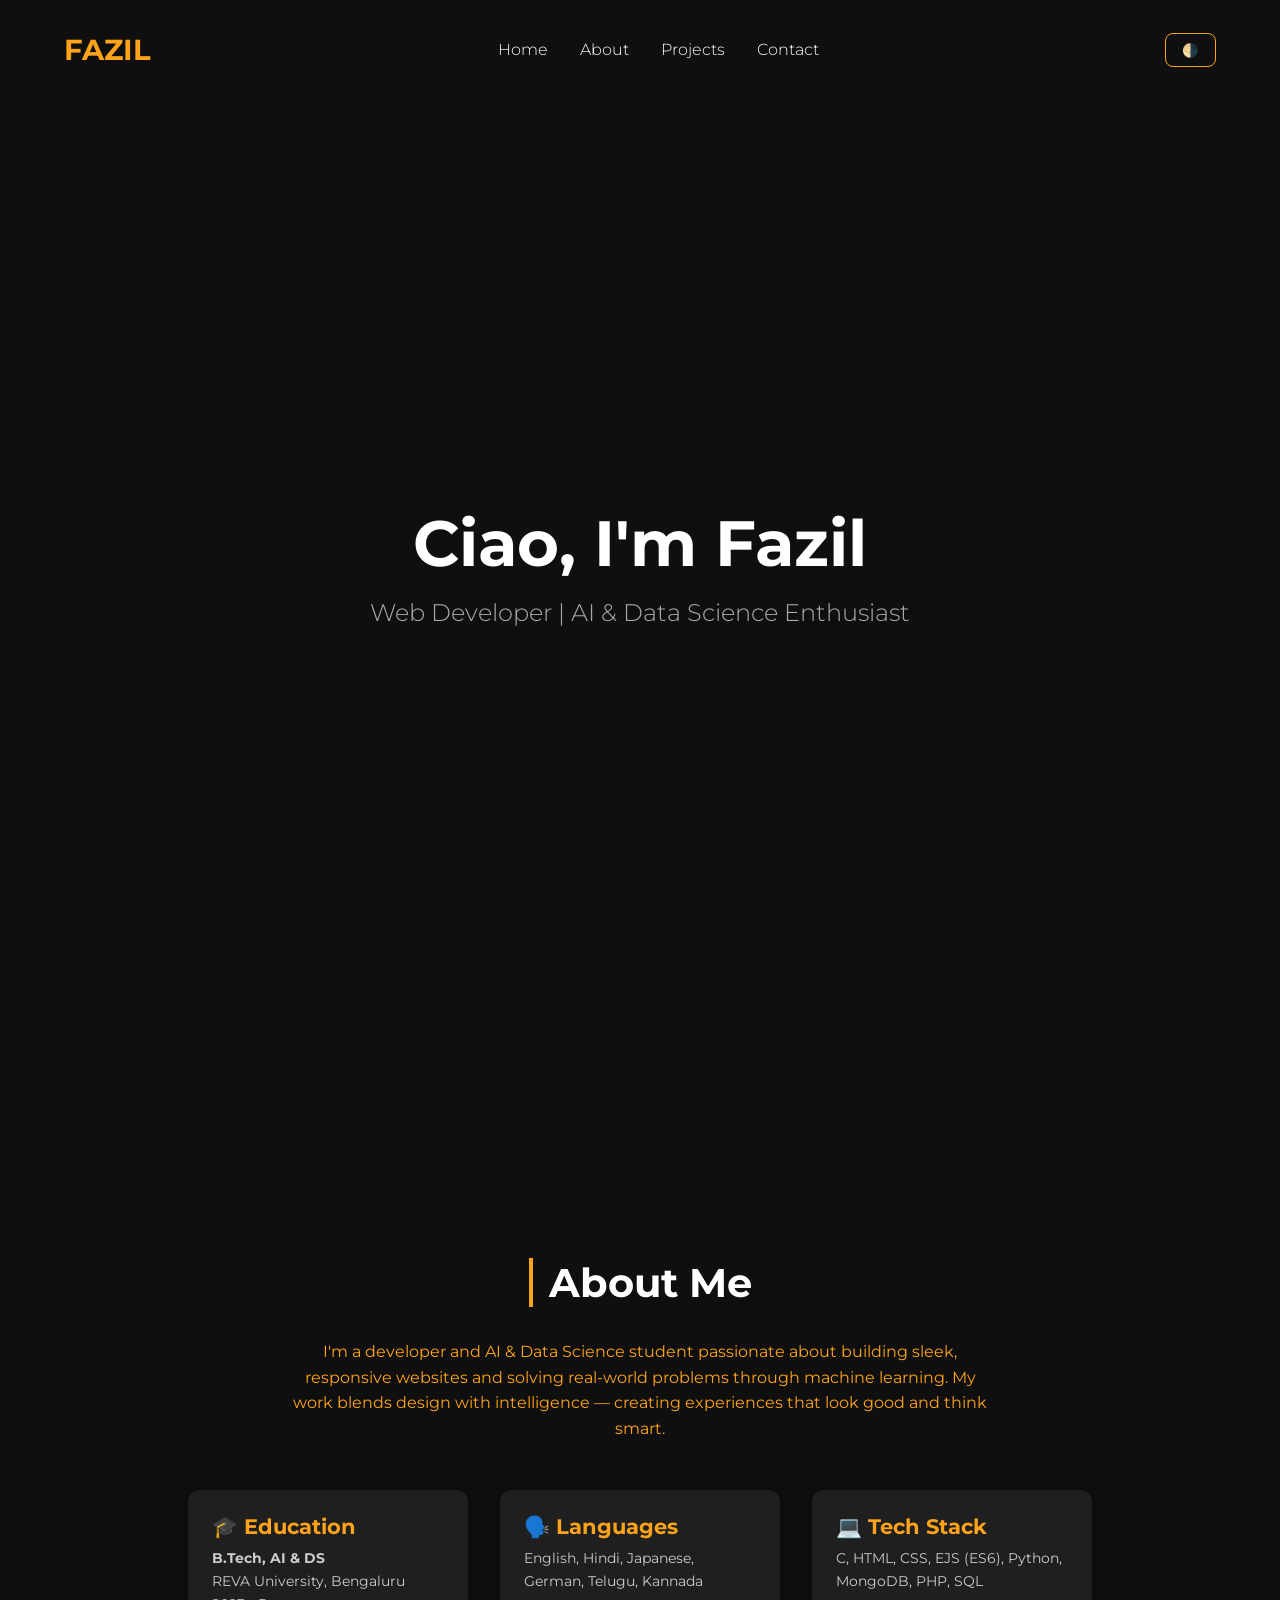
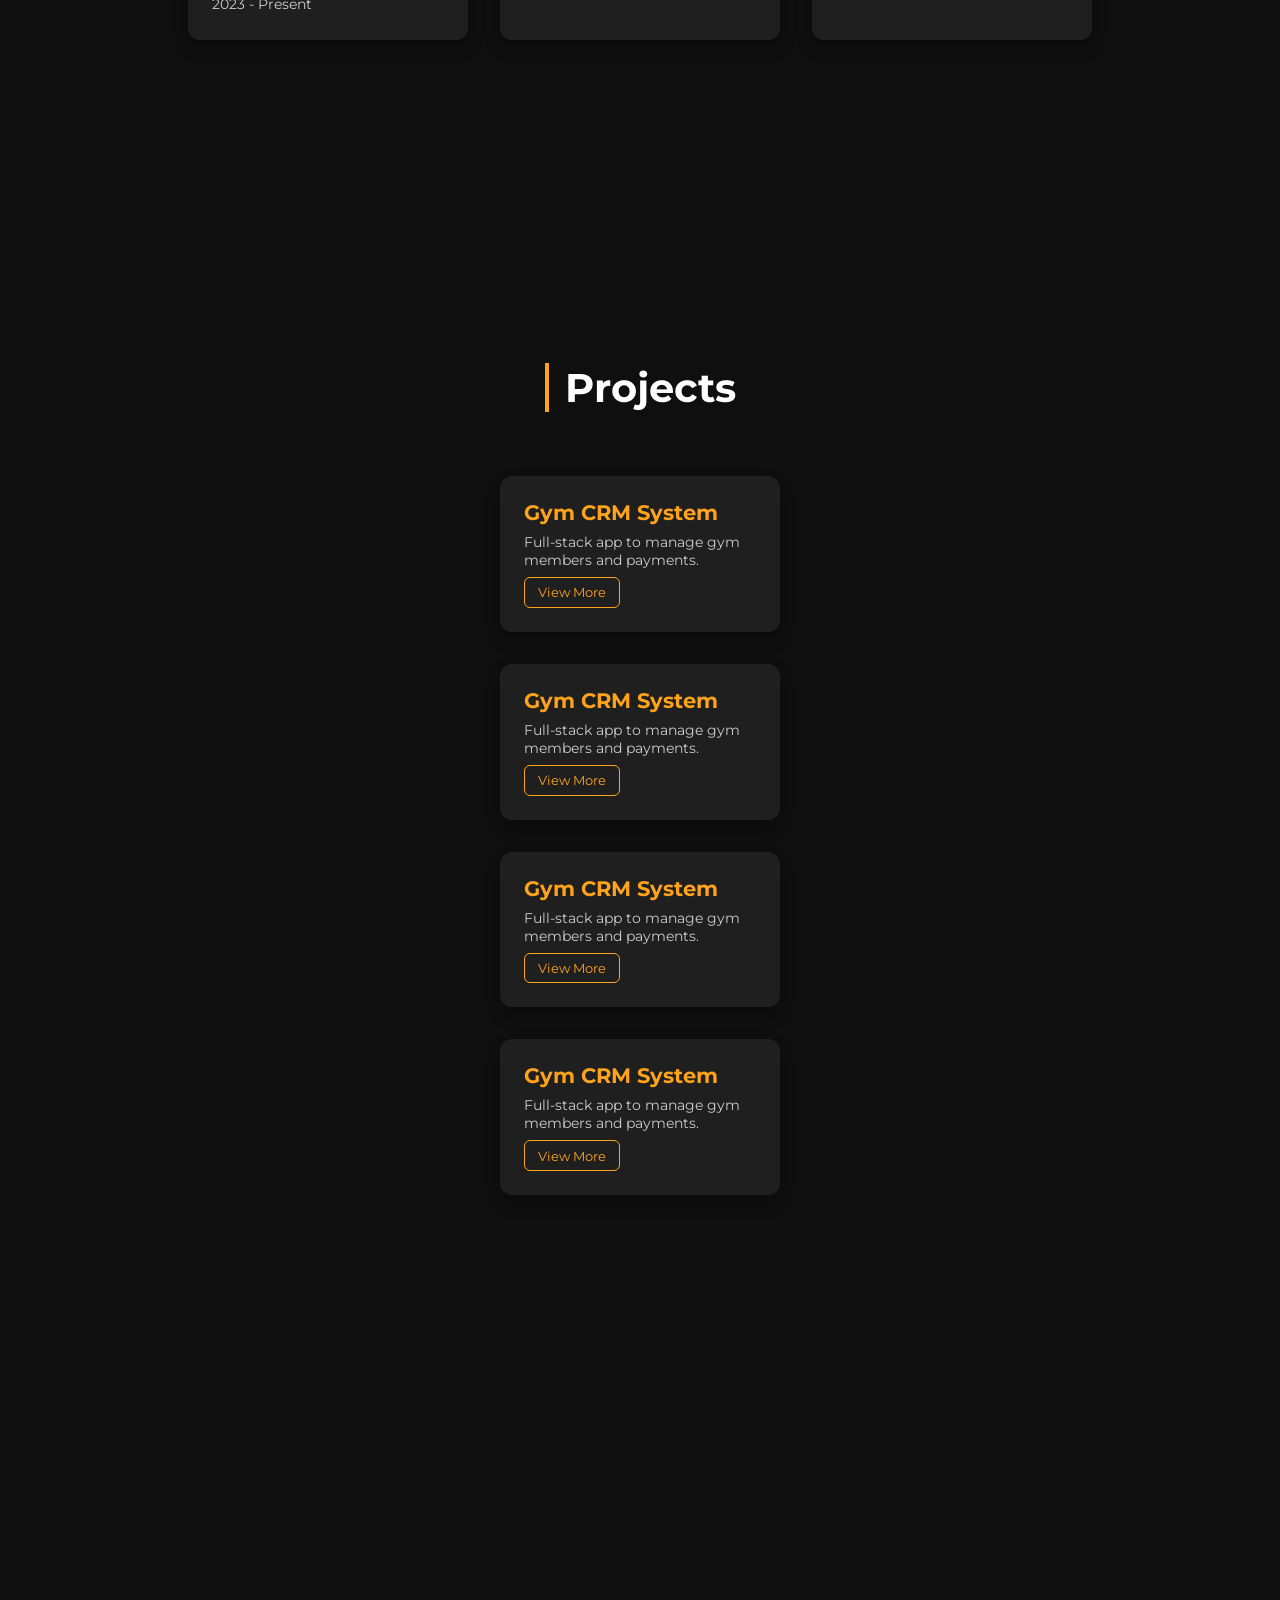
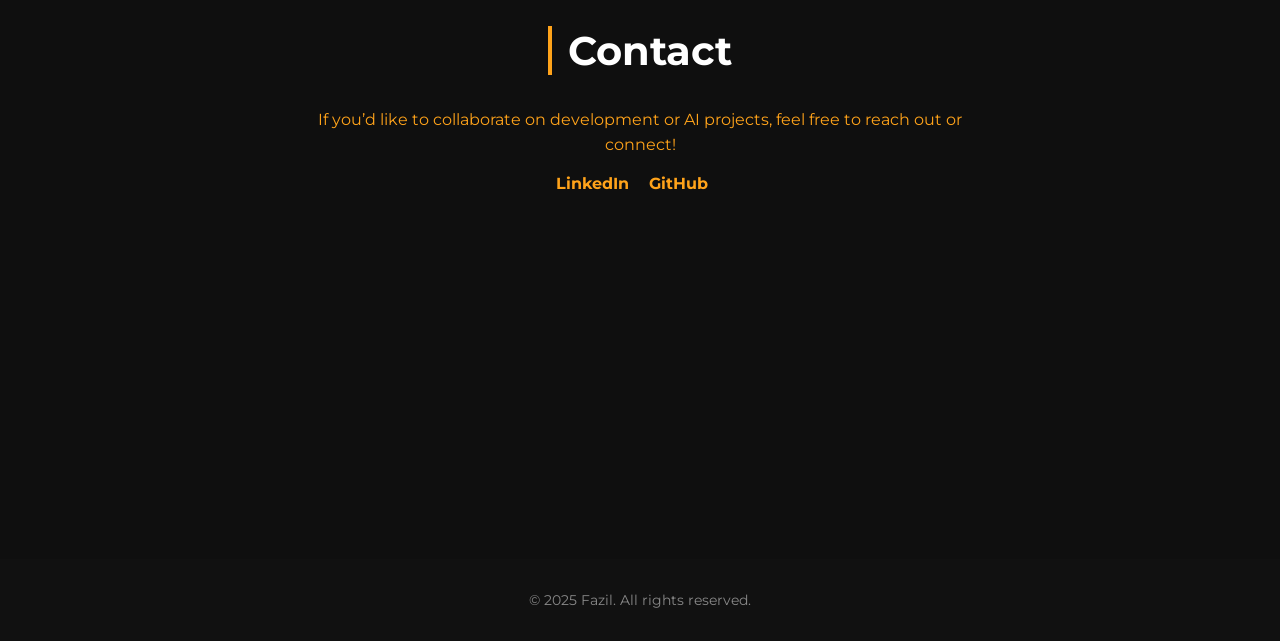
<file: templates/index.html>
<!DOCTYPE html>
<html lang="en">
<head>
  <meta charset="UTF-8" />
  <meta name="viewport" content="width=device-width, initial-scale=1.0"/>
  <title>Portfolio</title>
  <link href="https://fonts.googleapis.com/css2?family=Montserrat:wght@300;700&display=swap" rel="stylesheet" />
  <style>
    :root {
      --bg-dark: #0f0f0f;
      --bg-light: #ffffff;
      --text-dark: #fff;
      --text-light: #000;
      --accent-dark: #ffa31a;
      --accent-light: #3ba5df;
    }

    body[data-theme="dark"] {
      background-color: var(--bg-dark);
      color: var(--text-dark);
    }

    body[data-theme="light"] {
      background-color: var(--bg-light);
      color: var(--text-light);
    }

    * {
      margin: 0;
      padding: 0;
      box-sizing: border-box;
      font-family: 'Montserrat', sans-serif;
      scroll-behavior: smooth;
    }

    body {
      transition: background 0.4s ease, color 0.4s ease;
    }

    nav {
      display: flex;
      justify-content: space-between;
      align-items: center;
      padding: 2rem 4rem;
      background-color: inherit;
      box-shadow: 0 2px 5px rgba(0, 0, 0, 0.1);
      position: sticky;
      top: 0;
      z-index: 999;
    }

    nav .logo {
      font-size: 1.8rem;
      font-weight: 700;
      color: var(--accent-dark);
    }

    body[data-theme="light"] nav .logo {
      color: var(--accent-light);
    }

    nav ul {
      list-style: none;
      display: flex;
      gap: 2rem;
    }

    nav ul li a {
      text-decoration: none;
      font-weight: 300;
      color: inherit;
      transition: color 0.3s;
    }

    nav ul li a:hover {
      color: var(--accent-dark);
    }

    body[data-theme="light"] nav ul li a:hover {
      color: var(--accent-light);
    }

    .theme-toggle {
      background: transparent;
      border: 1px solid var(--accent-dark);
      color: var(--accent-dark);
      padding: 0.5rem 1rem;
      border-radius: 8px;
      cursor: pointer;
    }

    body[data-theme="light"] .theme-toggle {
      border-color: var(--accent-light);
      color: var(--accent-light);
    }

    section {
      padding: 4rem 4rem;
      min-height: 100vh;
      display: flex;
      flex-direction: column;
      justify-content: center;
    }

    .hero {
      display: flex;
      flex-direction: column;
      align-items: center;
      text-align: center;
      padding-top: 6rem;
      animation: fadeInUp 1s ease-out;
    }

    @keyframes fadeInUp {
      from {
        opacity: 0;
        transform: translateY(40px);
      }
      to {
        opacity: 1;
        transform: translateY(0);
      }
    }

    .hero h1 {
      font-size: 4rem;
      font-weight: 700;
    }

    .hero h3 {
      margin-top: 1rem;
      font-size: 1.5rem;
      font-weight: 300;
      color: #aaa;
    }

    .about-section,
    .projects-section,
    .contact-section {
      align-items: center;
      text-align: center;
    }

    .about-section h2,
    .projects-section h2,
    .contact-section h2 {
      font-size: 2.5rem;
      margin-bottom: 2rem;
      border-left: 4px solid var(--accent-dark);
      padding-left: 1rem;
    }

    body[data-theme="light"] .about-section h2,
    body[data-theme="light"] .projects-section h2,
    body[data-theme="light"] .contact-section h2 {
      border-left-color: var(--accent-light);
    }

    .about-section p,
    .contact-section p {
      max-width: 700px;
      line-height: 1.6;
      color: var(--accent-dark);
    }

    body[data-theme="light"] .about-section p,
    body[data-theme="light"] .contact-section p {
      color: var(--accent-light);
    }

    .experience-edu-cards {
      margin-top: 3rem;
      display: flex;
      gap: 2rem;
      flex-wrap: wrap;
      justify-content: center;
    }

    .card {
      background-color: #1f1f1f;
      border-radius: 12px;
      padding: 1.5rem;
      width: 280px;
      box-shadow: 0 8px 16px rgba(0, 0, 0, 0.3);
      transition: transform 0.3s ease;
      text-align: left;
    }

    body[data-theme="light"] .card {
      background-color: #f0f0f0;
    }

    .card:hover {
      transform: translateY(-10px);
    }

    .card h3 {
      color: var(--accent-dark);
      font-size: 1.3rem;
      margin-bottom: 0.5rem;
    }

    body[data-theme="light"] .card h3 {
      color: var(--accent-light);
    }

    .card p {
      color: #ccc;
      font-size: 0.9rem;
    }

    body[data-theme="light"] .card p {
      color: #444;
    }

    .project-cards {
      display: grid;
      grid-template-columns: repeat(auto-fit, minmax(250px, 1fr));
      gap: 2rem;
      margin-top: 2rem;
    }

    .contact-links {
      margin-top: 1rem;
    }

    .contact-links a {
      margin-right: 1rem;
      text-decoration: none;
      font-weight: bold;
      color: var(--accent-dark);
      transition: opacity 0.3s;
    }

    body[data-theme="light"] .contact-links a {
      color: var(--accent-light);
    }

    .contact-links a:hover {
      opacity: 0.7;
    }

    footer {
      text-align: center;
      padding: 2rem;
      font-size: 0.9rem;
      color: #888;
      background-color: #111;
    }

    body[data-theme="light"] footer {
      background-color: #eee;
      color: #666;
    }

    @media (max-width: 768px) {
      nav {
        flex-direction: column;
        align-items: flex-start;
        gap: 1rem;
      }

      .hero h1 {
        font-size: 2.5rem;
      }

      .theme-toggle {
        margin-top: 1rem;
      }
    }
    .project-details {
  display: none;
  margin-top: 1rem;
  font-size: 0.9rem;
  color: #ccc;
  transition: all 0.3s ease;
}

body[data-theme="light"] .project-details {
  color: #444;
}

.card button {
  margin-top: 0.5rem;
  background-color: transparent;
  border: 1px solid var(--accent-dark);
  color: var(--accent-dark);
  padding: 0.4rem 0.8rem;
  border-radius: 6px;
  cursor: pointer;
  transition: 0.3s;
}

body[data-theme="light"] .card button {
  border-color: var(--accent-light);
  color: var(--accent-light);
}

.card button:hover {
  opacity: 0.8;
}

  </style>
</head>

<body data-theme="dark">
  <nav>
    <div class="logo">FAZIL</div>
    <ul>
      <li><a href="#home">Home</a></li>
      <li><a href="#about">About</a></li>
      <li><a href="#projects">Projects</a></li>
      <li><a href="#contact">Contact</a></li>
    </ul>
    <button class="theme-toggle" onclick="toggleTheme()">🌗</button>
  </nav>

  <section id="home" class="hero">
    <h1>Ciao, I'm Fazil</h1>
    <h3>Web Developer | AI & Data Science Enthusiast</h3>
  </section>

  <section id="about" class="about-section">
    <h2>About Me</h2>
    <p>
      I'm a developer and AI & Data Science student passionate about building sleek, responsive websites and solving real-world problems through machine learning. My work blends design with intelligence — creating experiences that look good and think smart.
    </p>
      <div class="experience-edu-cards">
        <div class="card">
          <h3>🎓 Education</h3>
          <p><strong>B.Tech, AI & DS</strong><br>REVA University, Bengaluru<br>2023 - Present</p>
        </div>
        <div class="card">
          <h3>🗣️ Languages</h3>
          <p>English, Hindi, Japanese, German, Telugu, Kannada</p>
        </div>
        <div class="card">
          <h3>💻 Tech Stack</h3>
          <p>C, HTML, CSS, EJS (ES6), Python, MongoDB, PHP, SQL</p>
        </div>
    </div>

  </section>

  <section id="projects" class="projects-section">
    <h2>Projects</h2>
    <div class="project-cards">
      <div class="card">
        <h3>Gym CRM System</h3>
        <p>Full-stack app to manage gym members and payments.</p>
        <button onclick="toggleDetails(this)">View More</button>
        <div class="project-details">
          <p>This Node.js + MySQL-based CRM helps gyms handle memberships, attendance, and billing. Includes admin panel and responsive UI.</p>
          <p><strong>Tech:</strong> Node.js, Express, MySQL, EJS</p>
          <a href="https://github.com/f4zill/gym-crm" target="_blank">🔗 GitHub</a>
        </div>
      </div>
      <div class="card">
        <h3>Gym CRM System</h3>
        <p>Full-stack app to manage gym members and payments.</p>
        <button onclick="toggleDetails(this)">View More</button>
        <div class="project-details">
          <p>This Node.js + MySQL-based CRM helps gyms handle memberships, attendance, and billing. Includes admin panel and responsive UI.</p>
          <p><strong>Tech:</strong> Node.js, Express, MySQL, EJS</p>
          <a href="https://github.com/f4zill/gym-crm" target="_blank">🔗 GitHub</a>
        </div>
      </div>
      <div class="card">
        <h3>Gym CRM System</h3>
        <p>Full-stack app to manage gym members and payments.</p>
        <button onclick="toggleDetails(this)">View More</button>
        <div class="project-details">
          <p>This Node.js + MySQL-based CRM helps gyms handle memberships, attendance, and billing. Includes admin panel and responsive UI.</p>
          <p><strong>Tech:</strong> Node.js, Express, MySQL, EJS</p>
          <a href="https://github.com/f4zill/gym-crm" target="_blank">🔗 GitHub</a>
        </div>
      </div>
      <div class="card">
        <h3>Gym CRM System</h3>
        <p>Full-stack app to manage gym members and payments.</p>
        <button onclick="toggleDetails(this)">View More</button>
        <div class="project-details">
          <p>This Node.js + MySQL-based CRM helps gyms handle memberships, attendance, and billing. Includes admin panel and responsive UI.</p>
          <p><strong>Tech:</strong> Node.js, Express, MySQL, EJS</p>
          <a href="https://github.com/f4zill/gym-crm" target="_blank">🔗 GitHub</a>
        </div>
      </div>
    </div>
  </section>

  <section id="contact" class="contact-section">
    <h2>Contact</h2>
    <p>If you’d like to collaborate on development or AI projects, feel free to reach out or connect!</p>
    <div class="contact-links">
      <a href="https://www.linkedin.com/in/fazilimaad523" target="_blank">LinkedIn</a>
      <a href="https://github.com/f4zill" target="_blank">GitHub</a>
    </div>
  </section>

  <footer>
    © 2025 Fazil. All rights reserved.
  </footer>

  <script>
    function toggleTheme() {
      const body = document.body;
      const currentTheme = body.getAttribute('data-theme');
      body.setAttribute('data-theme', currentTheme === 'light' ? 'dark' : 'light');
    }
      function toggleDetails(btn) {
    const details = btn.nextElementSibling;
    const isVisible = details.style.display === "block";
    details.style.display = isVisible ? "none" : "block";
    btn.textContent = isVisible ? "View More" : "View Less";
  }
  </script>
</body>
</html>
</file>
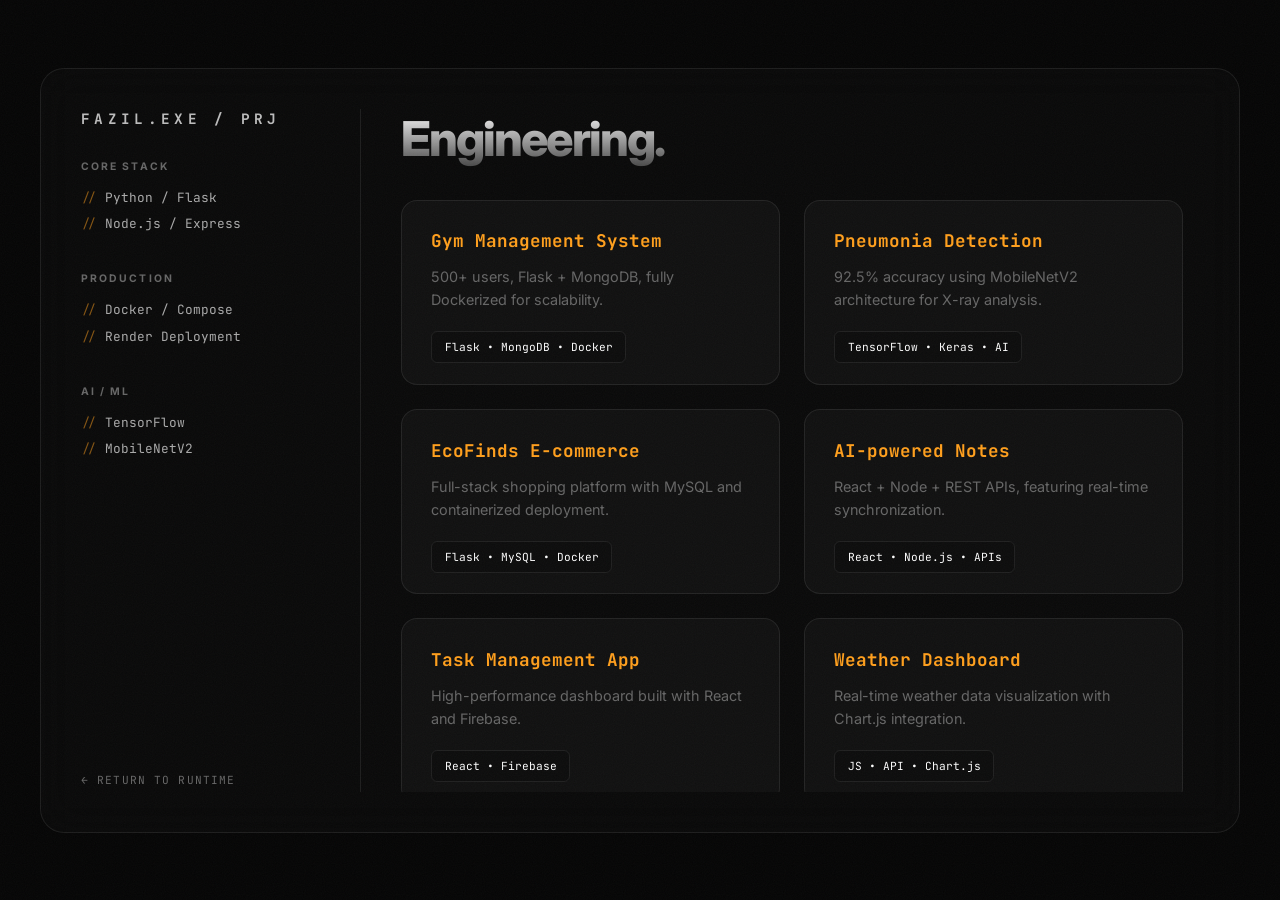
<file: pages/code.html>
<!DOCTYPE html>
<html lang="en">
<head>
  <meta charset="UTF-8" />
  <title>FAZIL.EXE / PROJECTS</title>
  <meta name="viewport" content="width=device-width, initial-scale=1.0" />

  <link href="https://fonts.googleapis.com/css2?family=Inter:wght@300;500;700;800&family=JetBrains+Mono:wght@400;700&display=swap" rel="stylesheet">

  <style>
    :root {
      --bg: #050505;
      --fg: #eaeaea;
      --muted: #666;
      --accent: #ff9f1c;
      --panel: rgba(255, 255, 255, 0.02);
      --border: rgba(255, 255, 255, 0.08);
      --card-bg: rgba(255, 255, 255, 0.03);
      --transition-speed: 0.8s;
      --curve: cubic-bezier(0.8, 0, 0.2, 1);
    }

    * { box-sizing: border-box; margin: 0; padding: 0; }

    body, html {
      background: var(--bg);
      color: var(--fg);
      font-family: 'Inter', sans-serif;
      min-height: 100vh;
      width: 100vw;
      display: flex;
      align-items: center;
      justify-content: center;
      overflow-x: hidden; 
      perspective: 2000px;
    }

    body::after {
      content: "";
      position: fixed;
      inset: 0;
      background-image: url("data:image/svg+xml,%3Csvg xmlns='http://www.w3.org/2000/svg' width='160' height='160'%3E%3Cfilter id='n'%3E%3CfeTurbulence type='fractalNoise' baseFrequency='0.9' numOctaves='4'/%3E%3C/filter%3E%3Crect width='100%25' height='100%25' filter='url(%23n)' opacity='0.04'/%3E%3C/svg%3E");
      pointer-events: none;
      z-index: 100;
    }

    .code {
      width: 95%;
      max-width: 1200px;
      height: 85vh;
      background: var(--panel);
      backdrop-filter: blur(20px);
      border: 1px solid var(--border);
      border-radius: 24px;
      display: grid;
      grid-template-columns: 280px 1fr;
      gap: 1rem;
      padding: 2.5rem;
      position: relative;
      z-index: 2;
      animation: sceneIn 1.2s var(--curve) forwards;
      overflow: hidden;
    }

    @keyframes sceneIn {
      from { opacity: 0; transform: scale(0.9) translateZ(-300px); }
      to { opacity: 1; transform: scale(1) translateZ(0); }
    }

    .sidebar {
      border-right: 1px solid var(--border);
      padding-right: 2rem;
      display: flex;
      flex-direction: column;
      height: 100%;
      overflow: hidden;
    }

    .brand {
      font-family: 'JetBrains Mono', monospace;
      font-size: 0.9rem;
      letter-spacing: 0.3em;
      font-weight: 700;
      opacity: 0.8;
      flex-shrink: 0;
      margin-bottom: 2rem;
    }

    .stack-scroll {
      flex-grow: 1;
      overflow-y: auto;
      padding-right: 10px;
    }
    
    .stack-scroll::-webkit-scrollbar { width: 2px; }
    .stack-scroll::-webkit-scrollbar-thumb { background: var(--border); }

    .stack { margin-bottom: 2.5rem; }
    .stack h4 {
      font-size: 0.65rem;
      letter-spacing: 0.2em;
      color: var(--muted);
      margin-bottom: 1rem;
      text-transform: uppercase;
    }

    .stack span {
      display: block;
      font-family: 'JetBrains Mono', monospace;
      font-size: 0.8rem;
      margin-bottom: 0.6rem;
      color: #aaa;
    }
    .stack span::before { content: "// "; color: var(--accent); opacity: 0.5; }

    .back-container {
      padding-top: 1.5rem;
      flex-shrink: 0;
    }

    .back {
      font-family: 'JetBrains Mono', monospace;
      font-size: 0.7rem;
      color: var(--muted);
      cursor: pointer;
      letter-spacing: 0.1em;
      transition: all 0.3s;
      display: inline-block;
      padding: 5px 0;
    }

    .back:hover { 
      color: var(--accent); 
      transform: translateX(-5px); 
      text-shadow: 0 0 8px var(--accent);
    }

    .content {
      padding-left: 1.5rem;
      display: flex;
      flex-direction: column;
      height: 100%;
      overflow: hidden;
    }

    .content h2 {
      font-size: 3rem;
      font-weight: 800;
      letter-spacing: -0.04em;
      margin-bottom: 2rem;
      flex-shrink: 0;
      background: linear-gradient(180deg, #fff 0%, #444 100%);
      -webkit-background-clip: text;
      -webkit-text-fill-color: transparent;
    }

    .panel {
      flex-grow: 1;
      overflow-y: auto;
      padding-right: 1rem;
      padding-bottom: 2rem;
    }

    .panel::-webkit-scrollbar { width: 4px; }
    .panel::-webkit-scrollbar-thumb { background: var(--border); border-radius: 10px; }

    .projects-grid {
      display: grid;
      grid-template-columns: repeat(auto-fit, minmax(280px, 1fr));
      gap: 1.5rem;
    }

    .project-card {
      background: var(--card-bg);
      border: 1px solid var(--border);
      border-radius: 16px;
      padding: 1.8rem;
      transition: all 0.5s var(--curve);
      cursor: pointer;
      opacity: 0;
      transform: translateZ(200px) translateY(40px);
    }

    .project-card.visible {
      opacity: 1;
      transform: translateZ(0) translateY(0);
    }

    .project-card:hover {
      background: rgba(255,255,255,0.06);
      border-color: var(--accent);
      transform: translateY(-8px) scale(1.02);
      box-shadow: 0 20px 40px -15px rgba(0,0,0,0.5);
    }

    .project-card h3 {
      font-family: 'JetBrains Mono', monospace;
      font-size: 1.1rem;
      margin-bottom: 0.8rem;
      color: var(--accent);
    }

    .project-card p {
      font-size: 0.9rem;
      color: var(--muted);
      line-height: 1.6;
      margin-bottom: 1.5rem;
    }

    .project-card code {
      font-family: 'JetBrains Mono', monospace;
      font-size: 0.7rem;
      color: #fff;
      background: rgba(0,0,0,0.3);
      padding: 0.5rem 0.8rem;
      border-radius: 6px;
      border: 1px solid var(--border);
    }

    @media (max-width: 900px) {
      body {
        align-items: flex-start;
        overflow-y: auto;
        padding: 1rem 0;
      }

      .code {
        grid-template-columns: 1fr;
        height: auto;
        padding: 1.5rem;
        width: 92%;
        overflow: visible;
      }

      .sidebar {
        border-right: none;
        border-bottom: 1px solid var(--border);
        padding-right: 0;
        padding-bottom: 1.5rem;
        margin-bottom: 1.5rem;
        height: auto;
      }

      .stack-scroll {
        display: flex;
        flex-wrap: wrap;
        gap: 2rem;
        overflow: visible;
      }

      .stack { margin-bottom: 0; }

      .content {
        padding-left: 0;
        height: auto;
        overflow: visible;
      }

      .panel {
        overflow: visible;
        padding-right: 0;
      }

      .content h2 {
        font-size: 2.2rem;
      }
    }

    #transition-overlay {
      position: fixed;
      inset: 0;
      background: #000;
      z-index: 9999;
      pointer-events: none;
      opacity: 0;
      transition: opacity 0.6s var(--curve);
    }

    body.is-exiting #transition-overlay { opacity: 1; }
    body.is-exiting .code { transform: scale(0.8) translateZ(-500px); opacity: 0; transition: all 0.8s var(--curve); }

  </style>
</head>

<body>
  <div id="transition-overlay"></div>

  <div class="code">
    <div class="sidebar">
      <div class="brand">FAZIL.EXE / PRJ</div>

      <div class="stack-scroll">
        <div class="stack">
          <h4>CORE STACK</h4>
          <span>Python / Flask</span>
          <span>Node.js / Express</span>
        </div>

        <div class="stack">
          <h4>PRODUCTION</h4>
          <span>Docker / Compose</span>
          <span>Render Deployment</span>
        </div>

        <div class="stack">
          <h4>AI / ML</h4>
          <span>TensorFlow</span>
          <span>MobileNetV2</span>
        </div>
      </div>

      <div class="back-container">
        <div class="back" onclick="goBack()">← RETURN TO RUNTIME</div>
      </div>
    </div>

    <div class="content">
      <h2>Engineering.</h2>
      <div class="panel">
        <div id="projects-container" class="projects-grid"></div>
      </div>
    </div>
  </div>

  <script>
    const projects = [
      { 
        title: "Gym Management System", 
        description: "500+ users, Flask + MongoDB, fully Dockerized for scalability.", 
        tech: "Flask • MongoDB • Docker",
        link: "https://gms-wole.onrender.com"
      },
      { title: "Pneumonia Detection", description: "92.5% accuracy using MobileNetV2 architecture for X-ray analysis.", tech: "TensorFlow • Keras • AI" },
      { title: "EcoFinds E-commerce", description: "Full-stack shopping platform with MySQL and containerized deployment.", tech: "Flask • MySQL • Docker" },
      { title: "AI-powered Notes", description: "React + Node + REST APIs, featuring real-time synchronization.", tech: "React • Node.js • APIs" },
      { title: "Task Management App", description: "High-performance dashboard built with React and Firebase.", tech: "React • Firebase" },
      { title: "Weather Dashboard", description: "Real-time weather data visualization with Chart.js integration.", tech: "JS • API • Chart.js" },
      { title: "Custom CMS Blog", description: "Secure blog platform with custom user authentication logic.", tech: "PHP • MySQL" },
      { title: "Portfolio V1", description: "High-fidelity responsive design with complex CSS animations.", tech: "HTML • CSS • JS" }
    ];

    const container = document.getElementById("projects-container");

    projects.forEach((proj, index) => {
      const card = document.createElement("div");
      
      card.classList.add("project-card");
      card.innerHTML = `
        <h3>${proj.title}</h3>
        <p>${proj.description}</p>
        <code>${proj.tech}</code>
      `;
      
      if (proj.link) {
        card.onclick = function() {
          window.location.href = proj.link;
        };
      }
      
      container.appendChild(card);

      setTimeout(() => {
        card.classList.add('visible');
      }, 100 * index + 400); 
    });

    function goBack() {
      document.body.classList.add("is-exiting");
      setTimeout(() => {
        window.location.href = "../index.html"; 
      }, 750);
    }
  </script>
</body>
</html>
</file>
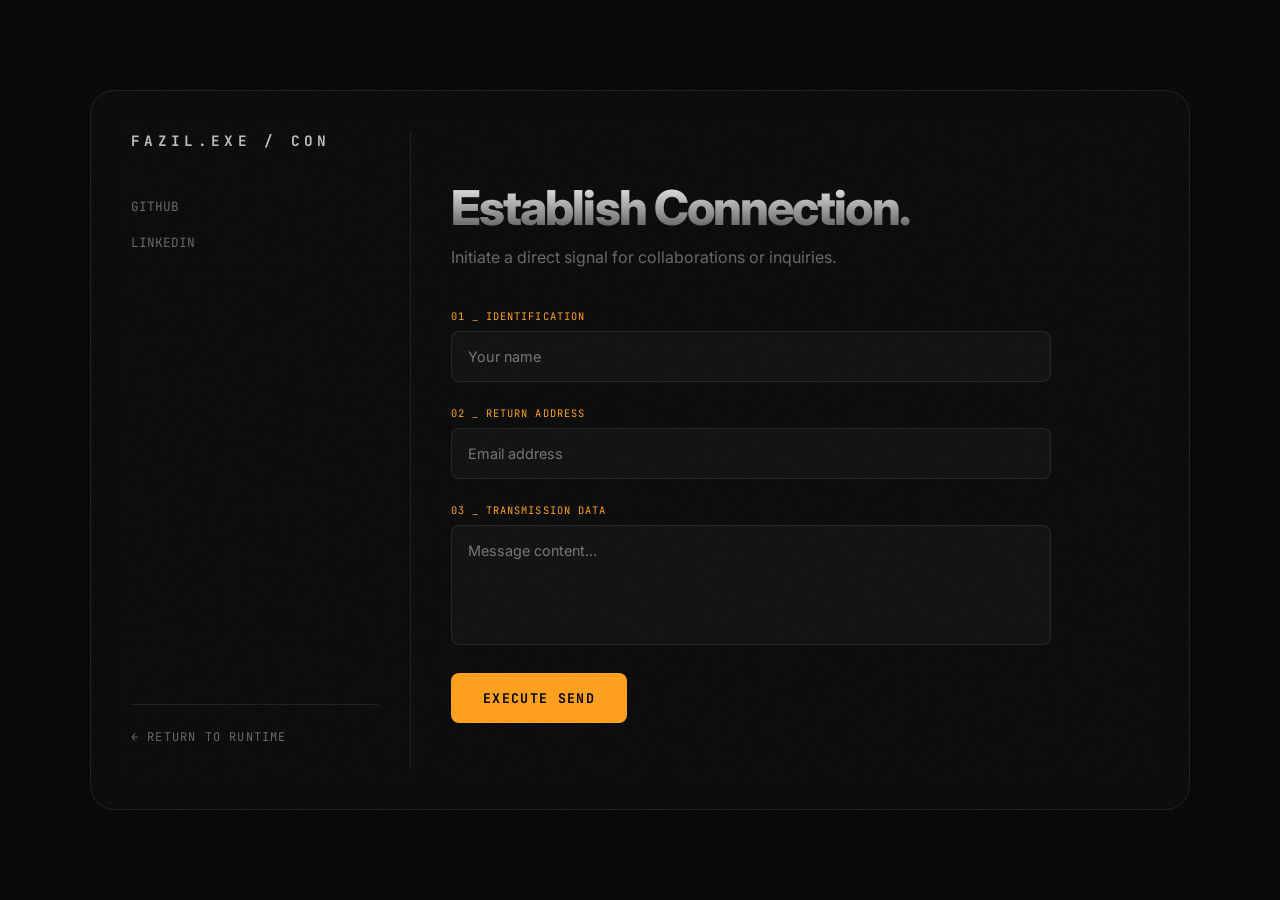
<file: pages/connect.html>
<!DOCTYPE html>
<html lang="en">
<head>
  <meta charset="UTF-8" />
  <title>FAZIL.EXE / CONNECT</title>
  <meta name="viewport" content="width=device-width, initial-scale=1.0" />

  <link href="https://fonts.googleapis.com/css2?family=Inter:wght@300;500;700;800&family=JetBrains+Mono:wght@400;700&display=swap" rel="stylesheet">

  <style>
    :root {
      --bg: #050505;
      --fg: #eaeaea;
      --muted: #666;
      --accent: #ff9f1c;
      --panel: rgba(255, 255, 255, 0.02);
      --border: rgba(255, 255, 255, 0.08);
      --input-bg: rgba(255, 255, 255, 0.03);
      --transition-speed: 0.8s;
      --curve: cubic-bezier(0.8, 0, 0.2, 1);
    }

    * { box-sizing: border-box; margin: 0; padding: 0; }

    body, html {
      background: var(--bg);
      color: var(--fg);
      font-family: 'Inter', sans-serif;
      min-height: 100vh;
      width: 100%;
      display: flex;
      align-items: center;
      justify-content: center;
      overflow-x: hidden; 
      perspective: 2000px;
    }

    /* BACKGROUND OVERLAYS */
    body::before {
      content: "";
      position: fixed;
      inset: 0;
      background: radial-gradient(circle at center, transparent 0%, rgba(0,0,0,0.4) 100%);
      background-image: url("data:image/svg+xml,%3Csvg viewBox='0 0 200 200' xmlns='http://www.w3.org/2000/svg'%3E%3Cfilter id='noiseFilter'%3E%3CfeTurbulence type='fractalNoise' baseFrequency='0.85' numOctaves='4' stitchTiles='stitch'/%3E%3CfeContrast amount='1.5'/%3E%3C/filter%3E%3Crect width='100%25' height='100%25' filter='url(%23noiseFilter)'/%3E%3C/svg%3E");
      opacity: 0.05;
      mix-blend-mode: overlay;
      pointer-events: none;
      z-index: 10;
    }

    body::after {
      content: "";
      position: fixed;
      inset: 0;
      background-image: url("data:image/svg+xml,%3Csvg xmlns='http://www.w3.org/2000/svg' width='160' height='160'%3E%3Cfilter id='n'%3E%3CfeTurbulence type='fractalNoise' baseFrequency='0.9' numOctaves='4'/%3E%3C/filter%3E%3Crect width='100%25' height='100%25' filter='url(%23n)' opacity='0.04'/%3E%3C/svg%3E");
      pointer-events: none;
      z-index: 100;
    }

    .code {
      width: 95%;
      max-width: 1100px;
      min-height: 80vh;
      background: var(--panel);
      backdrop-filter: blur(20px);
      border: 1px solid var(--border);
      border-radius: 24px;
      display: grid;
      grid-template-columns: 280px 1fr;
      padding: 2.5rem;
      position: relative;
      z-index: 2;
      animation: sceneIn 1.2s var(--curve) forwards;
      margin: 2rem 0;
    }

    @keyframes sceneIn {
      from { opacity: 0; transform: scale(0.9) translateZ(-300px); }
      to { opacity: 1; transform: scale(1) translateZ(0); }
    }

    /* --- SIDEBAR --- */
    .sidebar {
      border-right: 1px solid var(--border);
      padding-right: 2rem;
      display: flex;
      flex-direction: column;
      justify-content: space-between;
    }

    .brand {
      font-family: 'JetBrains Mono', monospace;
      font-size: 0.9rem;
      letter-spacing: 0.3em;
      font-weight: 700;
      opacity: 0.8;
    }

    .social-links {
      margin-top: 3rem;
      display: flex;
      flex-direction: column;
      gap: 1.2rem;
    }

    .social-links a {
      color: var(--muted);
      text-decoration: none;
      font-family: 'JetBrains Mono', monospace;
      font-size: 0.8rem;
      transition: 0.3s;
      display: block;
    }

    .social-links a:hover { color: var(--accent); transform: translateX(5px); }

    .back {
      font-family: 'JetBrains Mono', monospace;
      font-size: 0.75rem;
      color: var(--muted);
      cursor: pointer;
      letter-spacing: 0.1em;
      transition: 0.3s;
      padding: 1.5rem 0;
      border-top: 1px solid var(--border);
      margin-top: 2rem;
      display: flex;
      align-items: center;
      gap: 8px;
    }

    .back:hover { color: var(--accent); }

    /* --- CONTENT AREA --- */
    .content {
      padding-left: 2.5rem;
      display: flex;
      flex-direction: column;
      justify-content: center;
    }

    .content h2 {
      font-size: clamp(1.8rem, 5vw, 3rem);
      font-weight: 800;
      letter-spacing: -0.04em;
      margin-bottom: 0.5rem;
      background: linear-gradient(180deg, #fff 0%, #444 100%);
      -webkit-background-clip: text;
      -webkit-text-fill-color: transparent;
    }

    .content p {
      color: var(--muted);
      margin-bottom: 2.5rem;
      font-size: 1rem;
      max-width: 450px;
      line-height: 1.5;
    }

    /* --- FORM STYLING --- */
    .contact-form {
      display: grid;
      gap: 1.5rem;
      max-width: 600px;
    }

    .input-group label {
      display: block;
      font-family: 'JetBrains Mono', monospace;
      font-size: 0.65rem;
      color: var(--accent);
      margin-bottom: 0.5rem;
      text-transform: uppercase;
      letter-spacing: 0.1em;
    }

    input, textarea {
      width: 100%;
      background: var(--input-bg);
      border: 1px solid var(--border);
      border-radius: 8px;
      padding: 1rem;
      color: var(--fg);
      font-family: 'Inter', sans-serif;
      font-size: 0.9rem;
      outline: none;
      transition: all 0.3s;
      -webkit-appearance: none; /* iOS fix */
    }

    input:focus, textarea:focus {
      border-color: var(--accent);
      background: rgba(255, 159, 28, 0.05);
    }

    textarea { min-height: 120px; resize: none; }

    .send-btn {
      background: var(--accent);
      color: #000;
      border: none;
      padding: 1rem 2rem;
      font-family: 'JetBrains Mono', monospace;
      font-weight: 700;
      border-radius: 8px;
      cursor: pointer;
      width: fit-content;
      text-transform: uppercase;
      letter-spacing: 0.1em;
      transition: all 0.4s var(--curve);
    }

    .send-btn:hover {
      transform: translateY(-3px);
      box-shadow: 0 10px 20px rgba(255, 159, 28, 0.3);
    }

    /* --- RESPONSIVE FIXES --- */
    @media (max-width: 900px) {
      body { 
        overflow-y: auto; 
        align-items: flex-start; 
        padding: 1rem;
      }
      
      .code {
        grid-template-columns: 1fr;
        height: auto;
        padding: 1.5rem;
        width: 100%;
      }

      .sidebar {
        border-right: none;
        border-bottom: 1px solid var(--border);
        padding-right: 0;
        padding-bottom: 1.5rem;
        margin-bottom: 1.5rem;
        flex-direction: row;
        flex-wrap: wrap;
        align-items: flex-start;
      }

      .brand { width: 100%; margin-bottom: 1rem; }

      .social-links {
        margin-top: 0;
        flex-direction: row;
        gap: 1rem;
        width: 100%;
      }

      .back {
        width: 100%;
        border-top: 1px solid var(--border);
        padding: 1rem 0;
        margin-top: 1rem;
      }

      .content { padding-left: 0; }
      
      .send-btn {
        width: 100%; /* Full width button on mobile for easier tapping */
        text-align: center;
      }
    }

    @media (max-width: 480px) {
      .social-links {
        display: grid;
        grid-template-columns: 1fr 1fr; /* Two columns for links on very small screens */
      }
    }

    /* EXIT TRANSITION */
    #transition-overlay {
      position: fixed;
      inset: 0;
      background: #000;
      z-index: 9999;
      pointer-events: none;
      opacity: 0;
      transition: opacity 0.6s var(--curve);
    }

    body.is-exiting #transition-overlay { opacity: 1; }
  </style>
</head>

<body>

  <div id="transition-overlay"></div>

  <div class="code">
    <div class="sidebar">
      <div>
        <div class="brand">FAZIL.EXE / CON</div>
        <div class="social-links">
          <a href="https://github.com/f4zill" target="_blank">GITHUB</a>
          <a href="https://www.linkedin.com/in/fazilimaad523" target="_blank" rel="noopener noreferrer">LINKEDIN</a>
        </div>
      </div>
      <div class="back" onclick="goBack()">
        <span>←</span> RETURN TO RUNTIME
      </div>
    </div>

    <div class="content">
      <h2>Establish Connection.</h2>
      <p>Initiate a direct signal for collaborations or inquiries.</p>

      <form class="contact-form" onsubmit="handleSend(event)">
        <div class="input-group">
          <label>01 _ Identification</label>
          <input type="text" placeholder="Your name" required>
        </div>

        <div class="input-group">
          <label>02 _ Return Address</label>
          <input type="email" placeholder="Email address" required>
        </div>

        <div class="input-group">
          <label>03 _ Transmission Data</label>
          <textarea placeholder="Message content..."></textarea>
        </div>

        <button type="submit" class="send-btn" id="sendBtn">Execute Send</button>
      </form>
    </div>
  </div>

  <script>
    function handleSend(e) {
      e.preventDefault();
      const btn = document.getElementById('sendBtn');
      btn.innerText = "SENDING...";
      btn.style.opacity = "0.5";
      btn.style.pointerEvents = "none";

      setTimeout(() => {
        btn.innerText = "SIGNAL SENT";
        btn.style.background = "#fff";
        btn.style.opacity = "1";
        
        setTimeout(() => {
          btn.innerText = "Execute Send";
          btn.style.background = "var(--accent)";
          btn.style.pointerEvents = "all";
          e.target.reset();
        }, 2000);
      }, 1500);
    }

    function goBack() {
      document.body.classList.add("is-exiting");
      setTimeout(() => {
        window.location.href = "../index.html"; 
      }, 600);
    }
  </script>
</body>
</html>
</file>
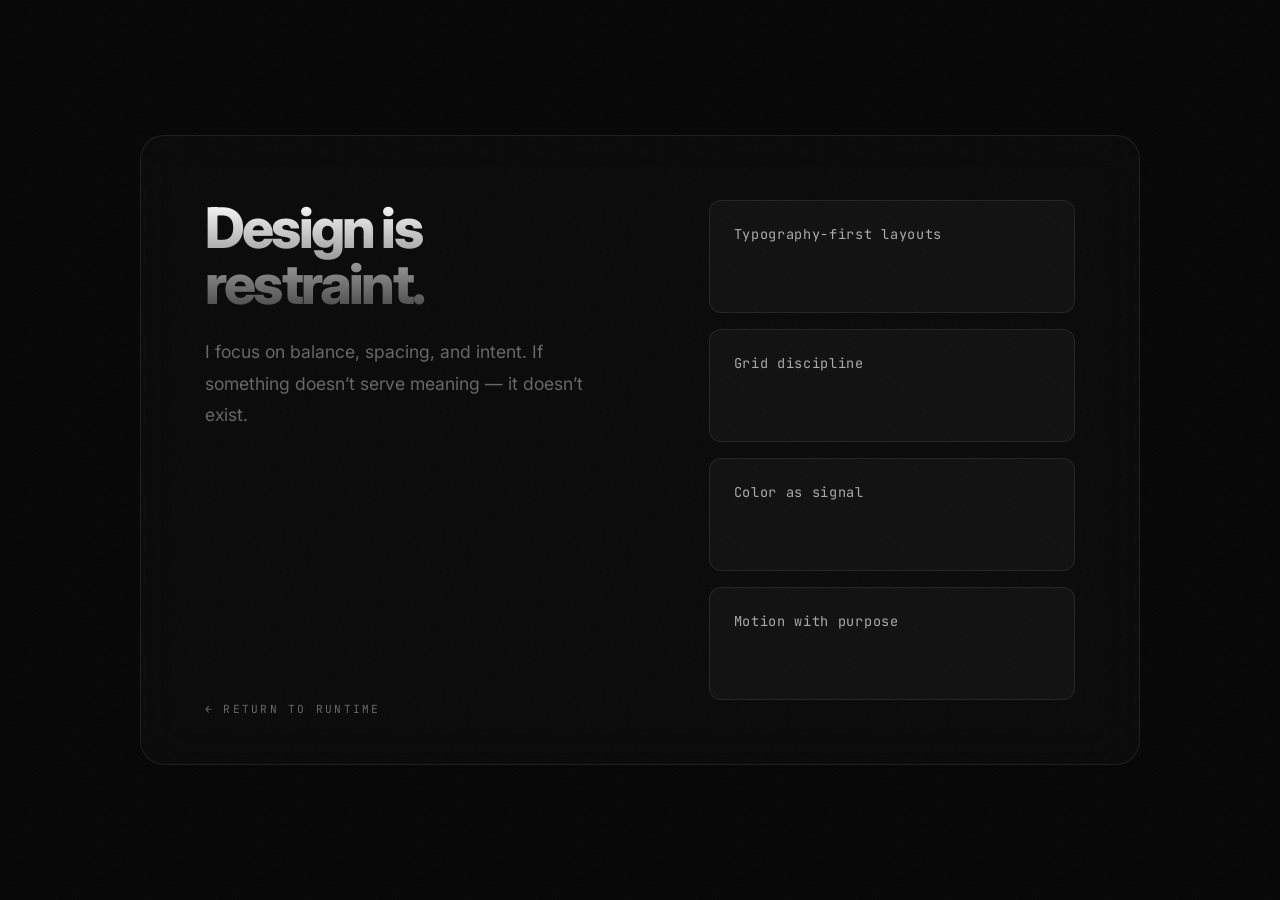
<file: pages/design.html>
<!DOCTYPE html>
<html lang="en">
<head>
  <meta charset="UTF-8" />
  <title>FAZIL.EXE / DESIGN</title>
  <meta name="viewport" content="width=device-width, initial-scale=1.0" />

  <link href="https://fonts.googleapis.com/css2?family=Inter:wght@300;500;700;800&family=JetBrains+Mono:wght@400;700&display=swap" rel="stylesheet">

  <style>
    :root {
      --bg: #050505;
      --fg: #eaeaea;
      --muted: #666;
      --accent: #ff9f1c;
      --panel: rgba(255, 255, 255, 0.02);
      --border: rgba(255, 255, 255, 0.08);
      --card-bg: rgba(255, 255, 255, 0.03);
      --transition-speed: 0.8s;
      --curve: cubic-bezier(0.8, 0, 0.2, 1);
    }

    * { box-sizing: border-box; margin: 0; padding: 0; }

    body, html {
      background: var(--bg);
      color: var(--fg);
      font-family: 'Inter', sans-serif;
      height: 100vh;
      width: 100vw;
      display: flex;
      align-items: center;
      justify-content: center;
      overflow: hidden; 
      perspective: 2000px; /* Essential for the Tilt Effect */
    }

    body::after {
      content: "";
      position: fixed;
      inset: 0;
      background-image: url("data:image/svg+xml,%3Csvg xmlns='http://www.w3.org/2000/svg' width='160' height='160'%3E%3Cfilter id='n'%3E%3CfeTurbulence type='fractalNoise' baseFrequency='0.9' numOctaves='4'/%3E%3C/filter%3E%3Crect width='100%25' height='100%25' filter='url(%23n)' opacity='0.04'/%3E%3C/svg%3E");
      pointer-events: none;
      z-index: 100;
    }

    /* --- PARALLAX CONTAINER --- */
    .container {
      width: 85%;
      max-width: 1000px;
      height: 70vh;
      background: var(--panel);
      backdrop-filter: blur(25px);
      border: 1px solid var(--border);
      border-radius: 24px;
      padding: 4rem;
      display: grid;
      grid-template-columns: 1.2fr 1fr;
      gap: 4rem;
      position: relative;
      z-index: 2;
      transform-style: preserve-3d;
      transition: transform 0.1s ease-out; /* Smooth tilt return */
      animation: sceneIn 1.2s var(--curve) forwards;
    }

    @keyframes sceneIn {
      from { opacity: 0; transform: scale(0.9) translateZ(-300px); }
      to { opacity: 1; transform: scale(1) translateZ(0); }
    }

    /* --- LEFT CONTENT --- */
    .content h1 {
      font-size: 3.5rem;
      font-weight: 800;
      line-height: 1;
      letter-spacing: -0.05em;
      margin-bottom: 1.5rem;
      background: linear-gradient(180deg, #fff 0%, #444 100%);
      -webkit-background-clip: text;
      -webkit-text-fill-color: transparent;
      transform: translateZ(50px); /* 3D Pop */
    }

    .content p {
      font-size: 1.1rem;
      line-height: 1.8;
      color: var(--muted);
      max-width: 400px;
      transform: translateZ(30px);
    }

    /* --- RIGHT GRID --- */
    .grid {
      display: grid;
      grid-template-columns: 1fr;
      gap: 1rem;
      justify-content: center;
      transform: translateZ(40px);
    }

    .card {
      background: var(--card-bg);
      border: 1px solid var(--border);
      border-radius: 12px;
      padding: 1.5rem;
      font-family: 'JetBrains Mono', monospace;
      font-size: 0.85rem;
      color: #aaa;
      letter-spacing: 0.05em;
      transition: all 0.4s var(--curve);
      opacity: 0;
      transform: translateX(20px);
    }

    .card.reveal {
      opacity: 1;
      transform: translateX(0);
    }

    .card:hover {
      border-color: var(--accent);
      color: var(--fg);
      background: rgba(255, 159, 28, 0.05);
      transform: scale(1.05) translateZ(20px);
    }

    /* --- RETURN BUTTON --- */
    .back {
      position: absolute;
      bottom: 3rem;
      left: 4rem;
      font-family: 'JetBrains Mono', monospace;
      font-size: 0.7rem;
      color: var(--muted);
      cursor: pointer;
      letter-spacing: 0.2em;
      text-transform: uppercase;
      transition: 0.3s;
      z-index: 10;
    }

    .back:hover { 
      color: var(--accent); 
      transform: translateX(-5px);
    }

    /* --- EXIT TRANSITION --- */
    #transition-overlay {
      position: fixed;
      inset: 0;
      background: #000;
      z-index: 9999;
      pointer-events: none;
      opacity: 0;
      transition: opacity 0.6s var(--curve);
    }

    body.is-exiting #transition-overlay { opacity: 1; }
    body.is-exiting .container { transform: scale(0.8) translateZ(-500px); opacity: 0; transition: all 0.8s var(--curve); }

  </style>
</head>

<body>

  <div id="transition-overlay"></div>

  <div class="container" id="parallax-target">
    <div class="content">
      <h1>Design is<br>restraint.</h1>
      <p>I focus on balance, spacing, and intent. If something doesn’t serve meaning — it doesn’t exist.</p>
    </div>

    <div class="grid" id="card-grid">
      <div class="card">Typography-first layouts</div>
      <div class="card">Grid discipline</div>
      <div class="card">Color as signal</div>
      <div class="card">Motion with purpose</div>
    </div>

    <div class="back" onclick="goBack()">← return to runtime</div>
  </div>

  <script>
    // 1. Staggered Card Entrance
    const cards = document.querySelectorAll('.card');
    cards.forEach((card, index) => {
      setTimeout(() => {
        card.classList.add('reveal');
      }, 400 + (index * 150));
    });

    // 2. Interactive Tilt (Mouse Parallax)
    const target = document.getElementById('parallax-target');
    document.addEventListener('mousemove', (e) => {
      const x = (window.innerWidth / 2 - e.pageX) / 45;
      const y = (window.innerHeight / 2 - e.pageY) / 45;
      
      target.style.transform = `rotateX(${y}deg) rotateY(${-x}deg)`;
    });

    // 3. Cinematic Exit
    function goBack() {
      document.body.classList.add("is-exiting");
      setTimeout(() => {
        window.location.href = "../index.html"; 
      }, 750);
    }
  </script>
</body>
</html>
</file>
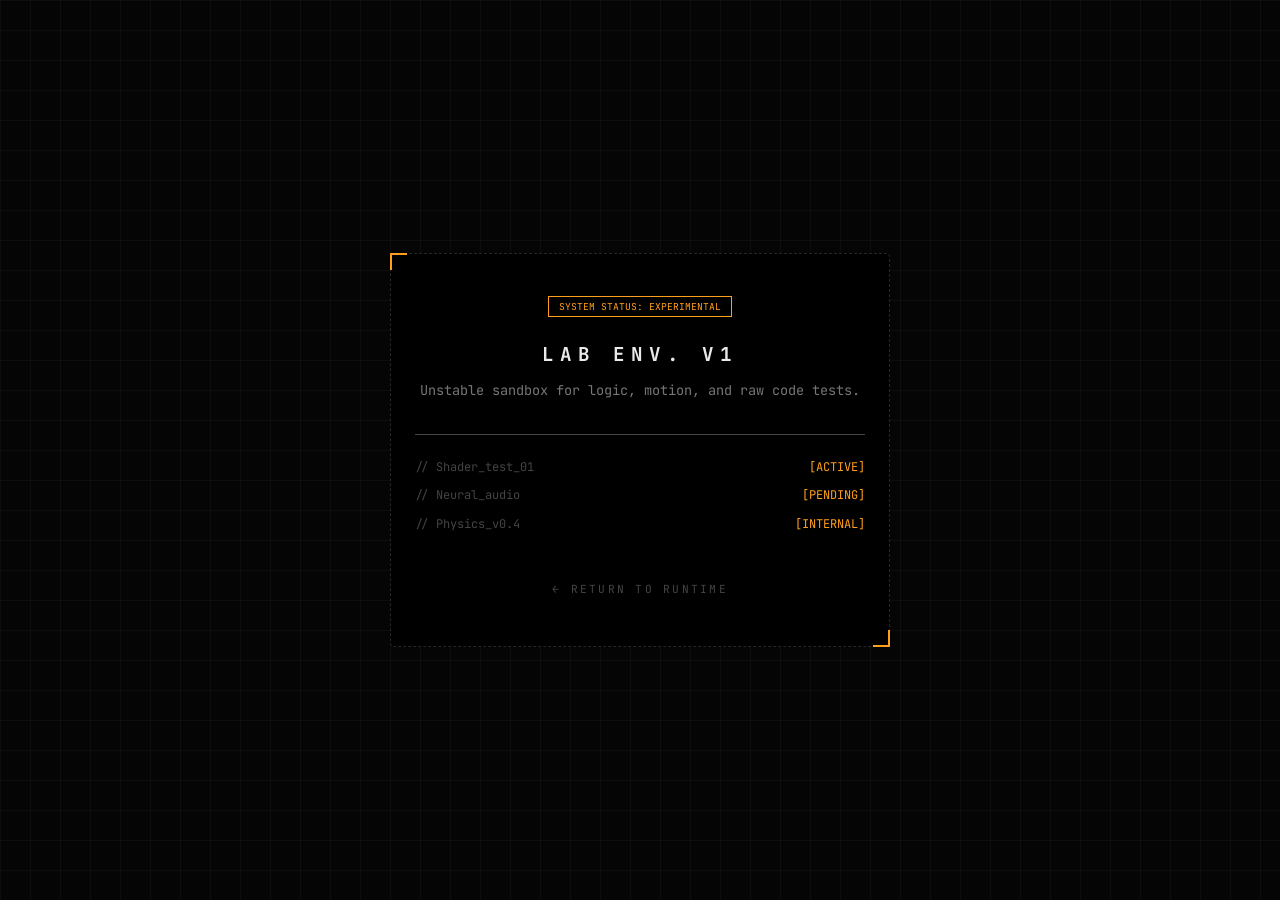
<file: pages/lab.html>
<!DOCTYPE html>
<html lang="en">
<head>
  <meta charset="UTF-8" />
  <title>FAZIL.EXE / LAB</title>
  <meta name="viewport" content="width=device-width, initial-scale=1.0" />

  <link href="https://fonts.googleapis.com/css2?family=JetBrains+Mono:wght@400;700&display=swap" rel="stylesheet">

  <style>
    :root {
      --bg: #050505;
      --fg: #eaeaea;
      --muted: #444;
      --accent: #ff9f1c;
      --grid: rgba(255, 255, 255, 0.03);
      --transition-speed: 0.8s;
      --curve: cubic-bezier(0.8, 0, 0.2, 1);
    }

    * { box-sizing: border-box; margin: 0; padding: 0; }

    body {
      background: var(--bg);
      background-image: 
        linear-gradient(var(--grid) 1px, transparent 1px),
        linear-gradient(90deg, var(--grid) 1px, transparent 1px);
      background-size: 30px 30px; /* Smaller grid for mobile */
      color: var(--fg);
      font-family: 'JetBrains Mono', monospace;
      min-height: 100vh;
      display: flex;
      align-items: center;
      justify-content: center;
      overflow-x: hidden; /* Prevent horizontal scroll on tilt */
      perspective: 1000px;
      padding: 20px;
    }

    /* Scanning Laser */
    body::before {
      content: "";
      position: absolute;
      top: -100%;
      left: 0;
      width: 100%;
      height: 100%;
      background: linear-gradient(to bottom, transparent, rgba(255, 159, 28, 0.05), transparent);
      animation: scan 4s linear infinite;
      z-index: 1;
      pointer-events: none;
    }

    @keyframes scan {
      0% { top: -100%; }
      100% { top: 100%; }
    }

    /* Lab Module Container */
    .lab {
      position: relative;
      z-index: 2;
      width: 100%;
      max-width: 500px;
      padding: 2.5rem 1.5rem; /* Tighter padding for mobile */
      border: 1px dashed rgba(255, 255, 255, 0.15);
      border-radius: 4px;
      background: rgba(0, 0, 0, 0.9);
      backdrop-filter: blur(10px);
      text-align: center;
      animation: labEntrance 1s var(--curve) forwards;
      transform-style: preserve-3d;
    }

    @keyframes labEntrance {
      from { opacity: 0; transform: translateY(20px) rotateX(5deg); }
      to { opacity: 1; transform: translateY(0) rotateX(0); }
    }

    /* HUD Corner Accents */
    .lab::before, .lab::after {
      content: "";
      position: absolute;
      width: 15px;
      height: 15px;
      border-color: var(--accent);
      border-style: solid;
    }
    .lab::before { top: -1px; left: -1px; border-width: 2px 0 0 2px; }
    .lab::after { bottom: -1px; right: -1px; border-width: 0 2px 2px 0; }

    h1 {
      font-size: 1.2rem; /* Scaled down for mobile */
      text-transform: uppercase;
      letter-spacing: 0.3em;
      margin-bottom: 0.8rem;
    }

    .status-badge {
      display: inline-block;
      font-size: 0.6rem;
      padding: 0.2rem 0.6rem;
      border: 1px solid var(--accent);
      color: var(--accent);
      margin-bottom: 1.5rem;
      animation: blink 1.5s step-end infinite;
    }

    @keyframes blink { 50% { opacity: 0.3; } }

    p {
      opacity: 0.5;
      font-size: 0.85rem;
      line-height: 1.6;
      margin-bottom: 2rem;
    }

    .experiments-list {
      text-align: left;
      margin-bottom: 2.5rem;
      border-top: 1px solid var(--muted);
      padding-top: 1.5rem;
    }

    .exp-item {
      font-size: 0.75rem;
      color: var(--muted);
      margin-bottom: 0.8rem;
      display: flex;
      justify-content: space-between;
      gap: 10px;
    }

    .exp-item span:last-child {
      color: var(--accent);
      flex-shrink: 0;
    }

    .back {
      font-size: 0.7rem;
      text-transform: uppercase;
      letter-spacing: 0.2em;
      color: var(--muted);
      cursor: pointer;
      padding: 10px; /* Larger touch target */
    }

    /* --- RESPONSIVE FIXES --- */
    @media (max-width: 480px) {
      .lab {
        padding: 2rem 1rem;
      }
      h1 {
        font-size: 1rem;
        letter-spacing: 0.2em;
      }
      .experiments-list {
        margin-bottom: 1.5rem;
      }
    }

    /* Exit Overlay */
    #transition-overlay {
      position: fixed;
      inset: 0;
      background: #000;
      z-index: 9999;
      pointer-events: none;
      opacity: 0;
      transition: opacity 0.6s var(--curve);
    }

    body.is-exiting #transition-overlay { opacity: 1; }
  </style>
</head>

<body>

  <div id="transition-overlay"></div>

  <div class="lab">
    <div class="status-badge">SYSTEM STATUS: EXPERIMENTAL</div>
    <h1>Lab Env. v1</h1>
    <p>Unstable sandbox for logic, motion, and raw code tests.</p>

    <div class="experiments-list">
      <div class="exp-item"><span>// Shader_test_01</span><span>[ACTIVE]</span></div>
      <div class="exp-item"><span>// Neural_audio</span><span>[PENDING]</span></div>
      <div class="exp-item"><span>// Physics_v0.4</span><span>[INTERNAL]</span></div>
    </div>

    <div class="back" onclick="goBack()">← return to runtime</div>
  </div>

  <script>
    function goBack() {
      document.body.classList.add("is-exiting");
      setTimeout(() => {
        window.location.href = "../index.html"; 
      }, 700);
    }

    // Smart Parallax: Disable or tone down for mobile touch
    const lab = document.querySelector('.lab');
    document.addEventListener('mousemove', (e) => {
      if (window.innerWidth > 768) {
        const x = (window.innerWidth / 2 - e.pageX) / 50;
        const y = (window.innerHeight / 2 - e.pageY) / 50;
        lab.style.transform = `rotateX(${y}deg) rotateY(${-x}deg)`;
      }
    });

    // Optional: Device Orientation (Tilting phone moves the box)
    if (window.DeviceOrientationEvent && window.innerWidth < 768) {
        window.addEventListener('deviceorientation', (e) => {
            const rY = Math.min(Math.max(e.gamma, -15), 15); // Tilt Left/Right
            const rX = Math.min(Math.max(e.beta - 45, -15), 15); // Tilt Forward/Back
            lab.style.transform = `rotateX(${-rX}deg) rotateY(${rY}deg)`;
        });
    }
  </script>
</body>
</html>
</file>
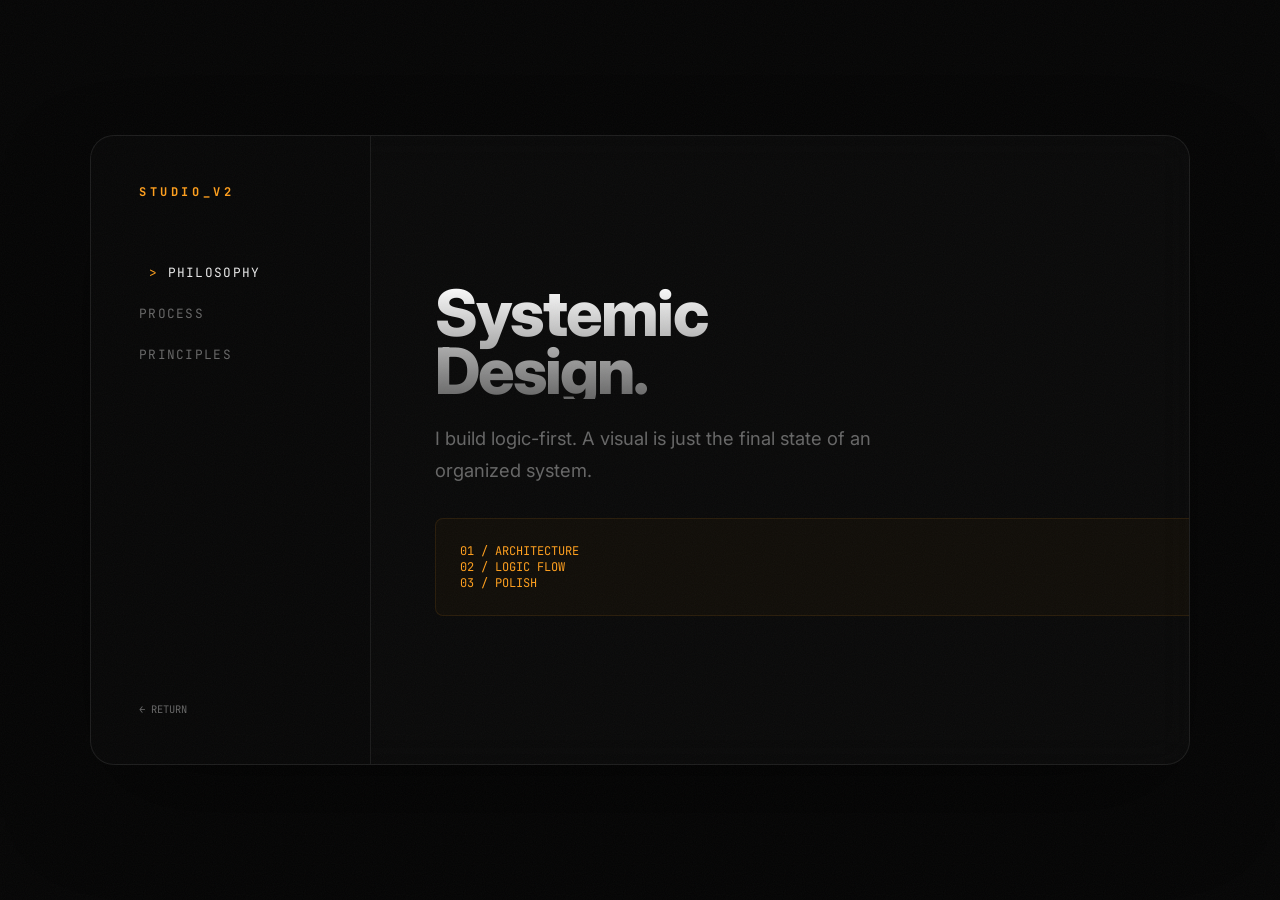
<file: pages/studio.html>
<!DOCTYPE html>
<html lang="en">
<head>
  <meta charset="UTF-8" />
  <title>FAZIL.EXE / STUDIO</title>
  <meta name="viewport" content="width=device-width, initial-scale=1.0" />

  <link href="https://fonts.googleapis.com/css2?family=Inter:wght@300;500;700;800&family=JetBrains+Mono:wght@400;700&display=swap" rel="stylesheet">

  <style>
    :root {
      --bg: #050505;
      --fg: #eaeaea;
      --muted: #666666;
      --accent: #ff9f1c;
      --panel: rgba(255, 255, 255, 0.02);
      --border: rgba(255, 255, 255, 0.08);
      --speed: 0.8s;
      --curve: cubic-bezier(0.8, 0, 0.2, 1);
    }

    * { box-sizing: border-box; margin: 0; padding: 0; }

    body {
      background: var(--bg);
      color: var(--fg);
      font-family: 'Inter', sans-serif;
      min-height: 100vh;
      display: flex;
      align-items: center;
      justify-content: center;
      perspective: 1600px;
      overflow-x: hidden;
      padding: 1rem;
    }

    /* Cinematic Film Grain */
    body::after {
      content: "";
      position: fixed;
      inset: 0;
      background-image: url("data:image/svg+xml,%3Csvg xmlns='http://www.w3.org/2000/svg' width='160' height='160'%3E%3Cfilter id='n'%3E%3CfeTurbulence type='fractalNoise' baseFrequency='0.9' numOctaves='4'/%3E%3C/filter%3E%3Crect width='100%25' height='100%25' filter='url(%23n)' opacity='0.04'/%3E%3C/svg%3E");
      pointer-events: none;
      z-index: 100;
    }

    /* STUDIO MAIN STAGE */
    .studio {
      position: relative;
      z-index: 10;
      width: 100%;
      max-width: 1100px;
      height: auto;
      min-height: 70vh;
      border: 1px solid var(--border);
      border-radius: 24px;
      background: var(--panel);
      backdrop-filter: blur(20px);
      display: flex;
      flex-direction: row;
      gap: 0;
      overflow: hidden;
      animation: stageIn 1.2s var(--curve) forwards;
      box-shadow: 0 40px 100px -20px rgba(0,0,0,0.7);
    }

    @keyframes stageIn {
      from { opacity: 0; transform: scale(0.95) translateZ(-200px); }
      to { opacity: 1; transform: scale(1) translateZ(0); }
    }

    /* SIDE NAVIGATION */
    .sidebar {
      width: 280px;
      padding: 3rem;
      border-right: 1px solid var(--border);
      display: flex;
      flex-direction: column;
      justify-content: space-between;
      background: rgba(0,0,0,0.2);
    }

    .brand {
      font-family: 'JetBrains Mono', monospace;
      letter-spacing: 0.3em;
      font-size: 0.75rem;
      font-weight: 700;
      color: var(--accent);
      text-transform: uppercase;
    }

    .menu {
      margin-top: 4rem;
      display: flex;
      flex-direction: column;
      gap: 1.5rem;
    }

    .menu button {
      background: none;
      border: none;
      color: var(--muted);
      font-family: 'JetBrains Mono', monospace;
      font-size: 0.8rem;
      text-align: left;
      cursor: pointer;
      letter-spacing: 0.1em;
      transition: all 0.4s var(--curve);
      text-transform: uppercase;
      -webkit-tap-highlight-color: transparent;
    }

    .menu button.active {
      color: var(--fg);
      transform: translateX(10px);
    }

    .menu button.active::before {
      content: "> ";
      color: var(--accent);
    }

    .back {
      font-size: 0.65rem;
      color: var(--muted);
      cursor: pointer;
      font-family: 'JetBrains Mono', monospace;
      transition: 0.3s;
      margin-top: 2rem;
    }
    .back:hover { color: var(--accent); }

    /* CONTENT DISPLAY */
    .content-viewport {
      flex: 1;
      position: relative;
      padding: 4rem;
      display: flex;
      align-items: center;
      perspective: 1200px;
    }

    .panel {
      position: absolute;
      width: 80%;
      opacity: 0;
      pointer-events: none;
      transform: translateZ(-100px) rotateY(10deg);
      transition: all var(--speed) var(--curve);
    }

    .panel.active {
      opacity: 1;
      width: 100%;
      pointer-events: auto;
      transform: translateZ(0) rotateY(0deg);
    }

    .panel.exit {
      opacity: 0;
      transform: translateZ(-500px) translateY(-50px) rotateX(10deg);
    }

    .panel h2 {
      font-size: clamp(2.5rem, 6vw, 4rem);
      font-weight: 800;
      line-height: 0.9;
      margin-bottom: 1.5rem;
      letter-spacing: -0.03em;
      background: linear-gradient(to bottom, #fff, #666);
      -webkit-background-clip: text;
      -webkit-text-fill-color: transparent;
    }

    .panel p {
      color: var(--muted);
      font-size: clamp(1rem, 2vw, 1.15rem);
      line-height: 1.7;
      max-width: 480px;
      margin-bottom: 2rem;
    }

    .panel code {
      display: block;
      font-family: 'JetBrains Mono', monospace;
      font-size: 0.75rem;
      color: var(--accent);
      padding: 1.5rem;
      border-radius: 8px;
      background: rgba(255, 159, 28, 0.03);
      border: 1px solid rgba(255, 159, 28, 0.1);
    }

    /* MOBILE BREAKPOINT */
    @media (max-width: 800px) {
      body { align-items: flex-start; }

      .studio {
        flex-direction: column;
        border-radius: 16px;
        min-height: auto;
      }

      .sidebar {
        width: 100%;
        border-right: none;
        border-bottom: 1px solid var(--border);
        padding: 2rem;
      }

      .menu {
        margin-top: 1.5rem;
        flex-direction: row;
        gap: 1rem;
        overflow-x: auto;
        padding-bottom: 1rem;
      }

      .menu button {
        white-space: nowrap;
        font-size: 0.7rem;
      }

      .content-viewport {
        padding: 3rem 1.5rem;
        min-height: 450px;
        align-items: flex-start;
      }

      .back { margin-top: 0; margin-left: auto; }
    }

    /* CINEMATIC EXIT */
    #transition-overlay {
      position: fixed;
      inset: 0;
      background: #000;
      z-index: 1000;
      opacity: 0;
      pointer-events: none;
      transition: opacity 0.8s var(--curve);
    }

    body.is-exiting #transition-overlay { opacity: 1; }
  </style>
</head>

<body>

  <div id="transition-overlay"></div>

  <div class="studio">
    <aside class="sidebar">
      <div>
        <div class="brand">STUDIO_V2</div>
        <nav class="menu">
          <button class="active" data-panel="philosophy">Philosophy</button>
          <button data-panel="process">Process</button>
          <button data-panel="principles">Principles</button>
        </nav>
      </div>
      <div class="back" onclick="exit('../index.html')">← RETURN</div>
    </aside>

    <main class="content-viewport">
      <section class="panel active" id="philosophy">
        <h2>Systemic<br>Design.</h2>
        <p>I build logic-first. A visual is just the final state of an organized system.</p>
        <code>01 / ARCHITECTURE<br>02 / LOGIC FLOW<br>03 / POLISH</code>
      </section>

      <section class="panel" id="process">
        <h2>Iterative<br>Logic.</h2>
        <p>Thinking is messy. I prototype friction before beauty to ensure the core is unbreakable.</p>
        <code>observe → reduce → build → refine</code>
      </section>

      <section class="panel" id="principles">
        <h2>Quiet<br>Power.</h2>
        <p>Restraint is a skill. The most powerful interfaces are those that disappear.</p>
        <code>• Minimalism<br>• Scalability<br>• Inevitability</code>
      </section>
    </main>
  </div>

  <script>
    const buttons = document.querySelectorAll(".menu button");
    const panels = document.querySelectorAll(".panel");

    buttons.forEach(btn => {
      btn.addEventListener("click", () => {
        if (btn.classList.contains("active")) return;

        // UI State
        buttons.forEach(b => b.classList.remove("active"));
        btn.classList.add("active");

        const current = document.querySelector(".panel.active");
        const next = document.getElementById(btn.dataset.panel);

        // Sequence
        current.classList.add("exit");
        current.classList.remove("active");

        setTimeout(() => {
          panels.forEach(p => p.classList.remove("exit"));
          next.classList.add("active");
        }, 400);
      });
    });

    function exit(url) {
      document.body.classList.add("is-exiting");
      setTimeout(() => { window.location.href = url; }, 750);
    }
  </script>
</body>
</html>
</file>
